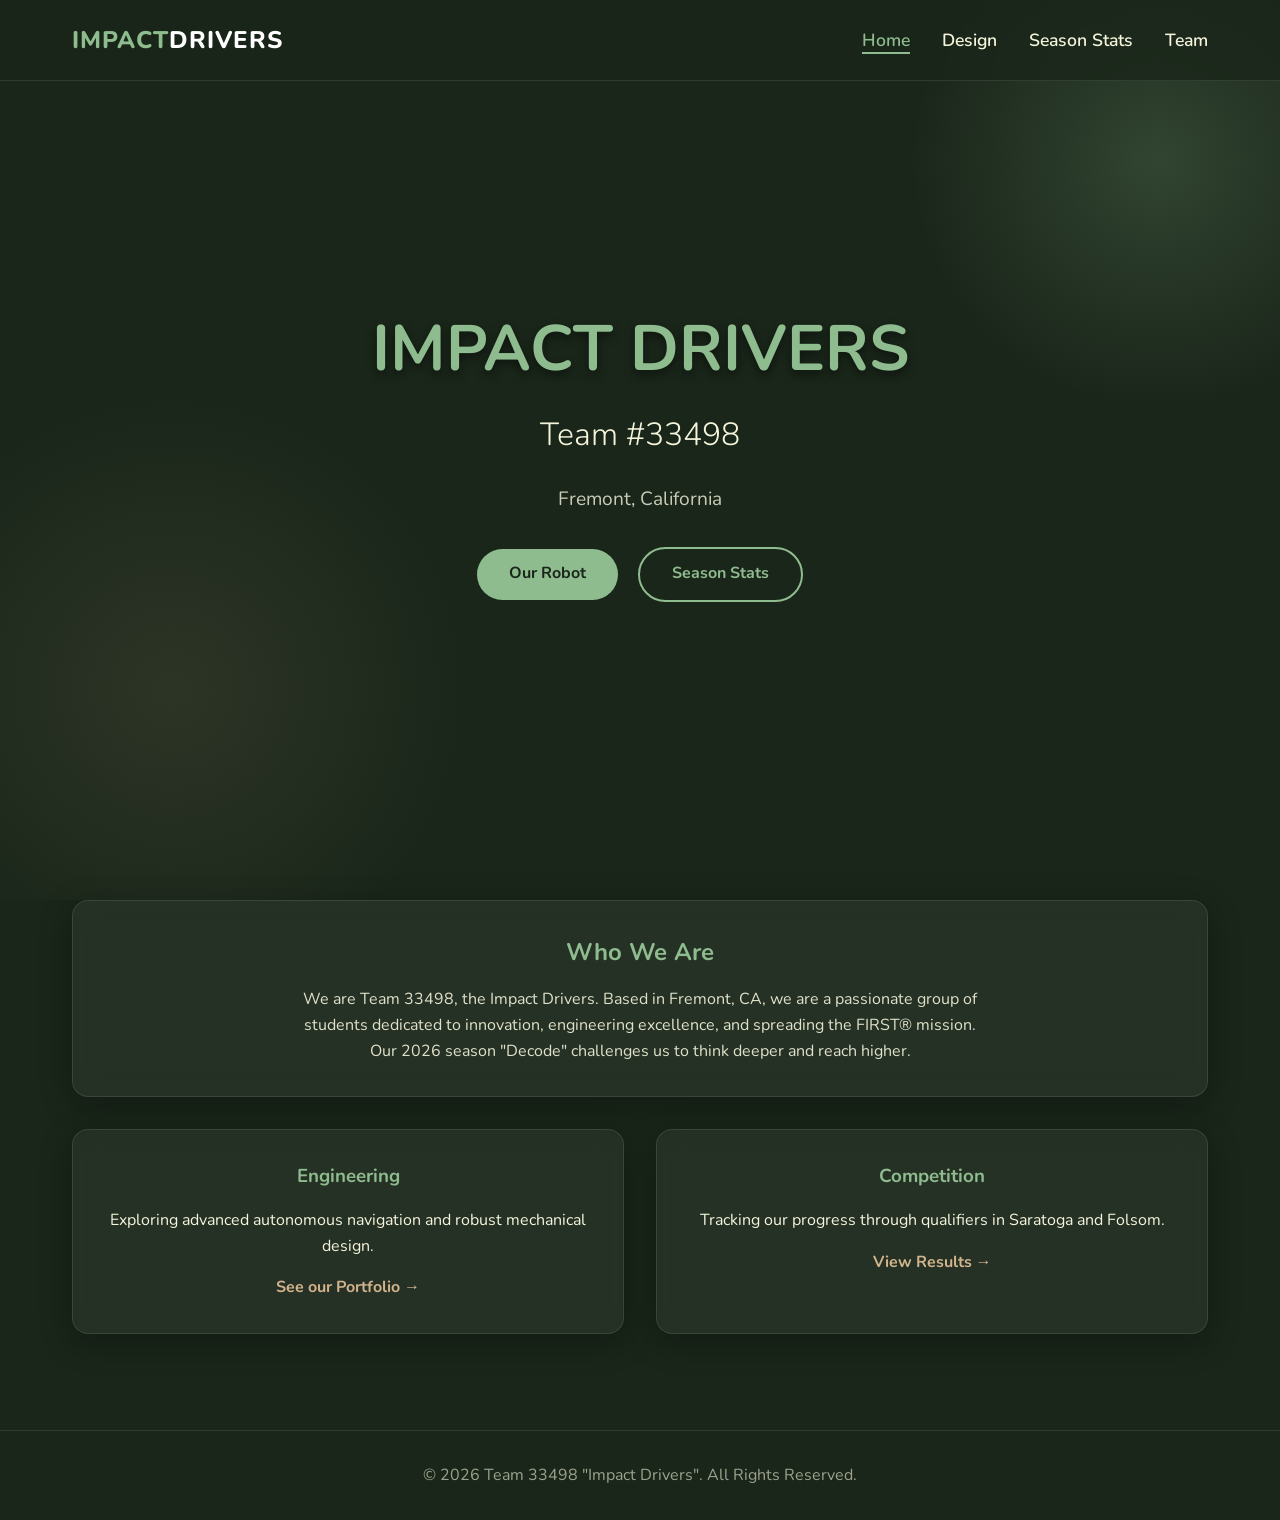
<file: index.html>
<!DOCTYPE html>
<html lang="en">

<head>
    <meta charset="UTF-8">
    <meta name="viewport" content="width=device-width, initial-scale=1.0">
    <title>Impact Drivers | Team 33498</title>
    <link href="https://fonts.googleapis.com/css2?family=Nunito:wght@400;600;700;800&display=swap" rel="stylesheet">
    <link rel="stylesheet" href="style.css">
</head>

<body>
    <nav>
        <div class="container nav-container">
            <div class="logo">IMPACT<span style="color:white">DRIVERS</span></div>
            <ul class="nav-links">
                <li><a href="index.html" class="active">Home</a></li>
                <li><a href="design.html">Design</a></li>
                <li><a href="stats.html">Season Stats</a></li>
                <li><a href="team.html">Team</a></li>
            </ul>
            <div class="burger">
                <div class="line1"></div>
                <div class="line2"></div>
                <div class="line3"></div>
            </div>
        </div>
    </nav>

    <header id="home" style="height: 100vh; display: flex; align-items: center; position: relative; overflow: hidden;">
        <!-- decorative background elements -->
        <div
            style="position: absolute; top: -10%; right: -10%; width: 500px; height: 500px; background: radial-gradient(circle, rgba(143,188,143,0.2) 0%, rgba(0,0,0,0) 70%); border-radius: 50%;">
        </div>
        <div
            style="position: absolute; bottom: -10%; left: -10%; width: 600px; height: 600px; background: radial-gradient(circle, rgba(210,180,140,0.1) 0%, rgba(0,0,0,0) 70%); border-radius: 50%;">
        </div>

        <div class="container" style="position: relative; z-index: 2; text-align: center;">
            <h1 style="font-size: 4rem; margin-bottom: 0.5rem; text-shadow: 0 4px 10px rgba(0,0,0,0.5);">IMPACT DRIVERS
            </h1>
            <h2 style="font-size: 2rem; color: var(--primary-text); font-weight: 300;">Team #33498</h2>
            <p style="font-size: 1.2rem; margin: 1.5rem 0; color: rgba(245,245,220, 0.8);">Fremont, California</p>
            <div style="margin-top: 2rem;">
                <a href="design.html" class="btn">Our Robot</a>
                <a href="stats.html" class="btn btn-secondary" style="margin-left: 1rem;">Season Stats</a>
            </div>
        </div>
    </header>

    <section id="about" class="container fade-in">
        <div class="glass-card">
            <h2 style="text-align: center;">Who We Are</h2>
            <p style="text-align: center; max-width: 700px; margin: 0 auto; color: rgba(245,245,220,0.9);">
                We are Team 33498, the Impact Drivers. Based in Fremont, CA, we are a passionate group of students
                dedicated to innovation, engineering excellence, and spreading the FIRST® mission.
                Our 2026 season "Decode" challenges us to think deeper and reach higher.
            </p>
        </div>
    </section>

    <section class="container fade-in"
        style="display: grid; grid-template-columns: repeat(auto-fit, minmax(300px, 1fr)); gap: 2rem;">
        <div class="glass-card" style="text-align: center;">
            <h3>Engineering</h3>
            <p>Exploring advanced autonomous navigation and robust mechanical design.</p>
            <a href="design.html" style="display: inline-block; margin-top: 1rem; font-weight: bold;">See our Portfolio
                &rarr;</a>
        </div>
        <div class="glass-card" style="text-align: center;">
            <h3>Competition</h3>
            <p>Tracking our progress through qualifiers in Saratoga and Folsom.</p>
            <a href="stats.html" style="display: inline-block; margin-top: 1rem; font-weight: bold;">View Results
                &rarr;</a>
        </div>
    </section>

    <footer>
        <p>&copy; 2026 Team 33498 "Impact Drivers". All Rights Reserved.</p>
    </footer>

    <script src="script.js"></script>
</body>

</html>
</file>
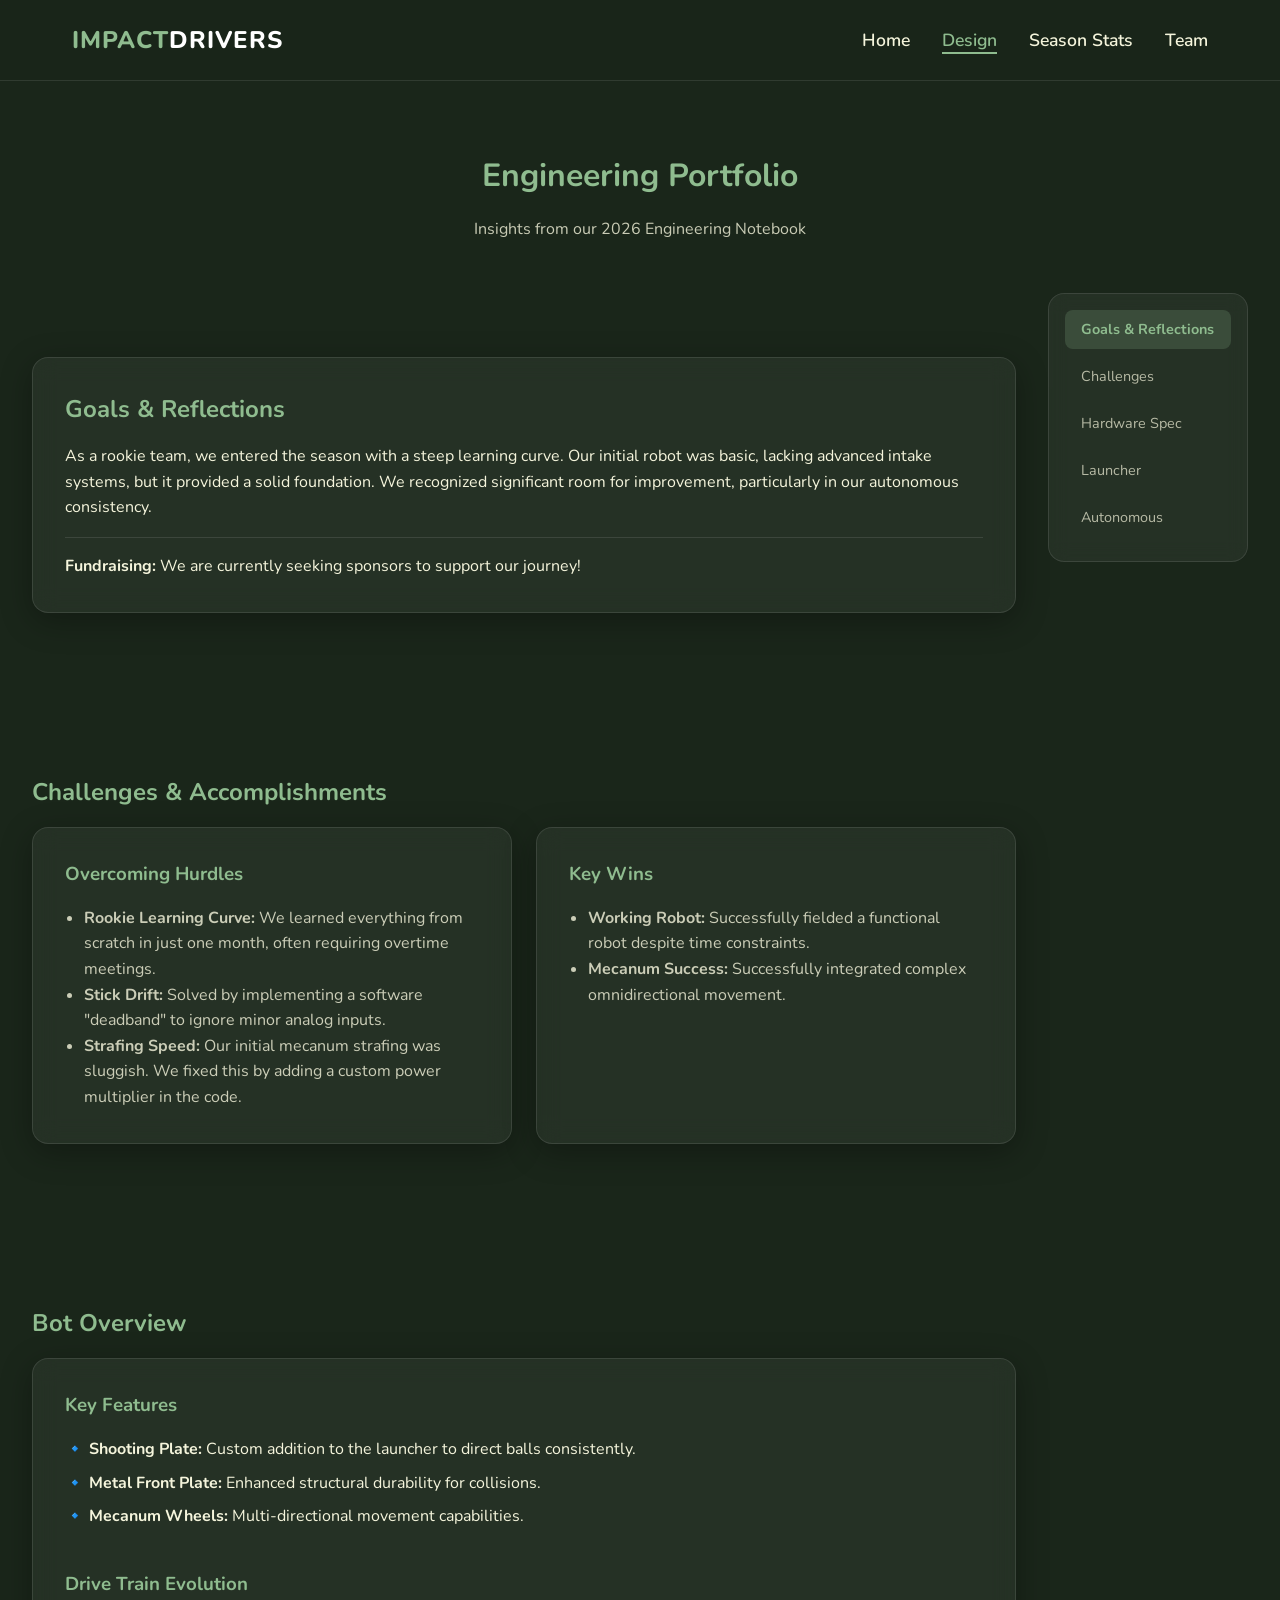
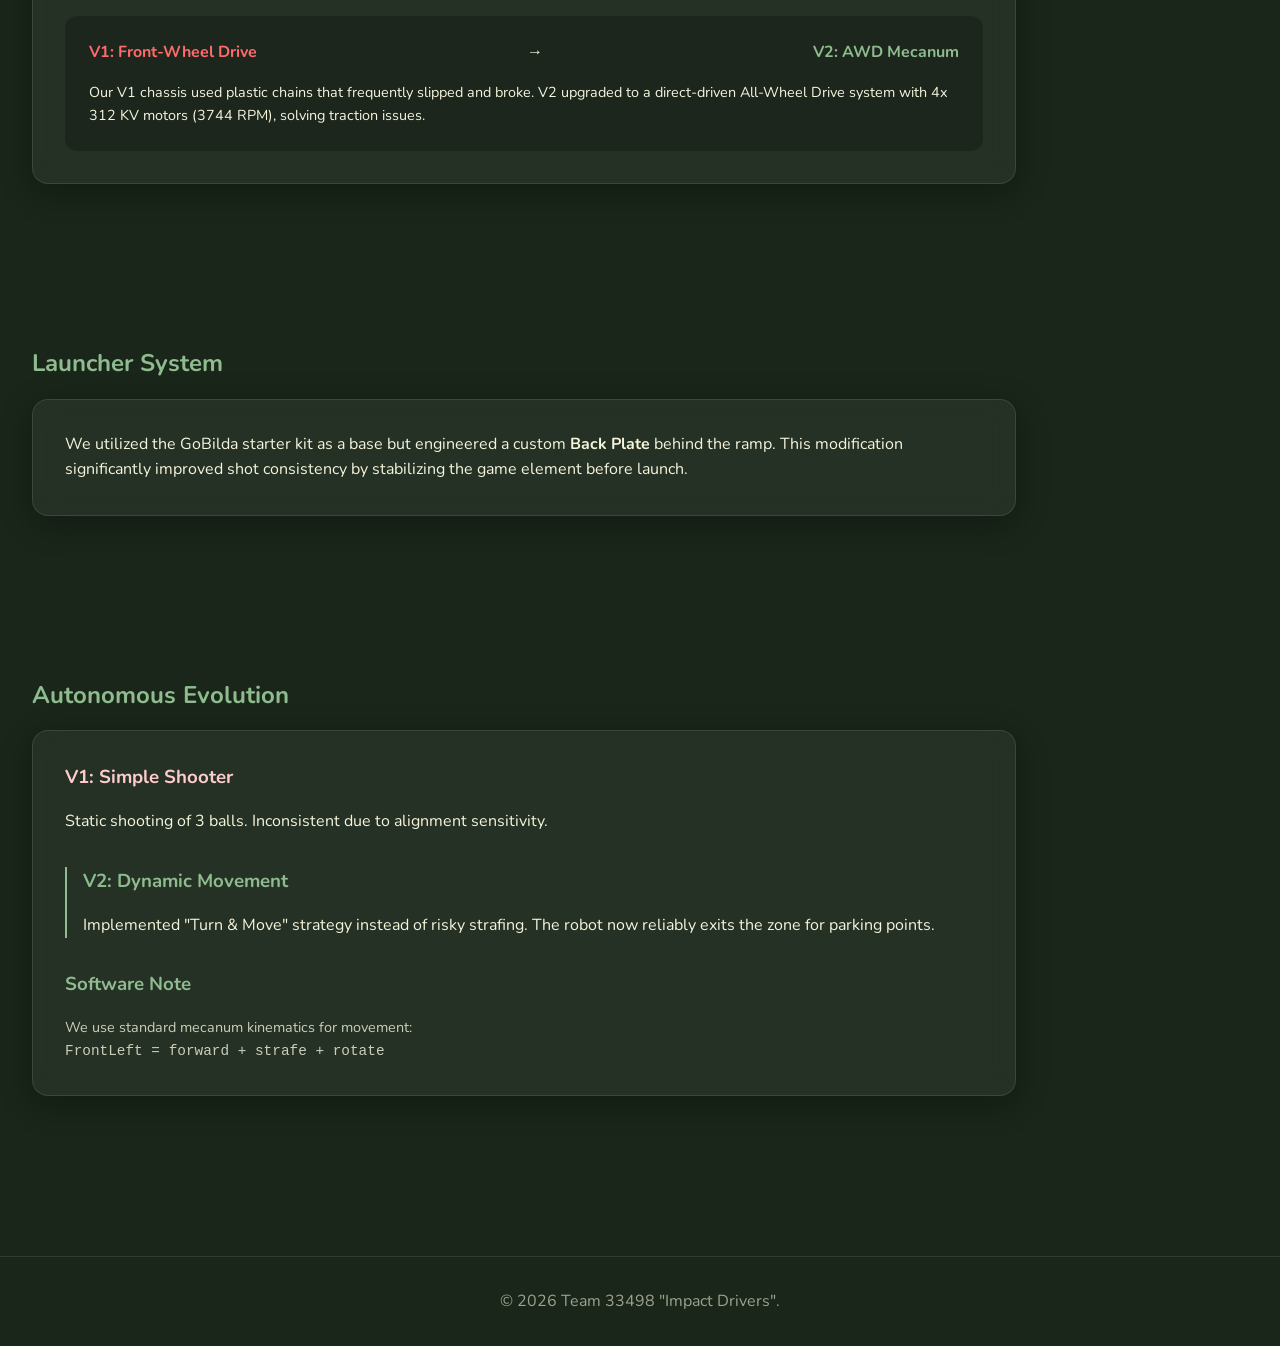
<file: design.html>
<!DOCTYPE html>
<html lang="en">

<head>
    <meta charset="UTF-8">
    <meta name="viewport" content="width=device-width, initial-scale=1.0">
    <title>Design | Team 33498</title>
    <link href="https://fonts.googleapis.com/css2?family=Nunito:wght@400;600;700;800&display=swap" rel="stylesheet">
    <link rel="stylesheet" href="style.css">
</head>

<body>
    <nav>
        <div class="nav-container">
            <div class="logo"><a href="index.html" style="text-decoration: none; color: inherit;">IMPACT<span
                        style="color:white">DRIVERS</span></a></div>
            <ul class="nav-links">
                <li><a href="index.html">Home</a></li>
                <li><a href="design.html" class="active">Design</a></li>
                <li><a href="stats.html">Season Stats</a></li>
                <li><a href="team.html">Team</a></li>
            </ul>
            <div class="burger">
                <div class="line1"></div>
                <div class="line2"></div>
                <div class="line3"></div>
            </div>
        </div>
    </nav>

    <header style="padding-top: 150px; text-align: center; padding-bottom: 50px;">
        <div class="container fade-in">
            <h1>Engineering Portfolio</h1>
            <p style="color: rgba(245,245,220,0.8);">Insights from our 2026 Engineering Notebook</p>
        </div>
    </header>

    <div class="design-layout">
        <!-- Main Content -->
        <main class="content-column">

            <section id="goals" class="fade-in">
                <div class="glass-card">
                    <h2>Goals & Reflections</h2>
                    <p>
                        As a rookie team, we entered the season with a steep learning curve. Our initial robot was
                        basic, lacking advanced intake systems, but it provided a solid foundation.
                        We recognized significant room for improvement, particularly in our autonomous consistency.
                    </p>
                    <div style="margin-top: 1rem; padding-top: 1rem; border-top: 1px solid rgba(255,255,255,0.1);">
                        <strong>Fundraising:</strong> We are currently seeking sponsors to support our journey!
                    </div>
                </div>
            </section>

            <section id="challenges" class="fade-in">
                <h2>Challenges & Accomplishments</h2>
                <div style="display: grid; grid-template-columns: repeat(auto-fit, minmax(300px, 1fr)); gap: 1.5rem;">

                    <div class="glass-card">
                        <h3>Overcoming Hurdles</h3>
                        <ul style="padding-left: 1.2rem; color: rgba(245,245,220,0.8);">
                            <li><strong>Rookie Learning Curve:</strong> We learned everything from scratch in just one
                                month, often requiring overtime meetings.</li>
                            <li><strong>Stick Drift:</strong> Solved by implementing a software "deadband" to ignore
                                minor analog inputs.</li>
                            <li><strong>Strafing Speed:</strong> Our initial mecanum strafing was sluggish. We fixed
                                this by adding a custom power multiplier in the code.</li>
                        </ul>
                    </div>

                    <div class="glass-card">
                        <h3>Key Wins</h3>
                        <ul style="padding-left: 1.2rem; color: rgba(245,245,220,0.8);">
                            <li><strong>Working Robot:</strong> Successfully fielded a functional robot despite time
                                constraints.</li>
                            <li><strong>Mecanum Success:</strong> Successfully integrated complex omnidirectional
                                movement.</li>
                        </ul>
                    </div>
                </div>
            </section>

            <section id="hardware" class="fade-in">
                <h2>Bot Overview</h2>
                <div class="glass-card">
                    <div style="display: flex; gap: 2rem; flex-wrap: wrap; margin-bottom: 2rem;">
                        <div style="flex: 1;">
                            <h3>Key Features</h3>
                            <ul style="list-style: none;">
                                <li style="margin-bottom: 0.5rem;">🔹 <strong>Shooting Plate:</strong> Custom addition
                                    to the launcher to direct balls consistently.</li>
                                <li style="margin-bottom: 0.5rem;">🔹 <strong>Metal Front Plate:</strong> Enhanced
                                    structural durability for collisions.</li>
                                <li style="margin-bottom: 0.5rem;">🔹 <strong>Mecanum Wheels:</strong> Multi-directional
                                    movement capabilities.</li>
                            </ul>
                        </div>
                    </div>

                    <h3>Drive Train Evolution</h3>
                    <div style="background: rgba(0,0,0,0.2); padding: 1.5rem; border-radius: 12px; margin-top: 1rem;">
                        <div style="display: flex; justify-content: space-between; margin-bottom: 1rem;">
                            <span style="font-weight: bold; color: #ff6b6b;">V1: Front-Wheel Drive</span>
                            <span>&rarr;</span>
                            <span style="font-weight: bold; color: var(--accent-color);">V2: AWD Mecanum</span>
                        </div>
                        <p style="font-size: 0.9rem;">
                            Our V1 chassis used plastic chains that frequently slipped and broke. V2 upgraded to a
                            direct-driven All-Wheel Drive system with 4x 312 KV motors (3744 RPM), solving traction
                            issues.
                        </p>
                    </div>
                </div>
            </section>

            <section id="launcher" class="fade-in">
                <h2>Launcher System</h2>
                <div class="glass-card">
                    <p>
                        We utilized the GoBilda starter kit as a base but engineered a custom <strong>Back
                            Plate</strong> behind the ramp. This modification significantly improved shot consistency by
                        stabilizing the game element before launch.
                    </p>
                </div>
            </section>

            <section id="autonomous" class="fade-in">
                <h2>Autonomous Evolution</h2>
                <div class="glass-card">
                    <div style="margin-bottom: 2rem;">
                        <h3 style="color: #ffcccc;">V1: Simple Shooter</h3>
                        <p>Static shooting of 3 balls. Inconsistent due to alignment sensitivity.</p>
                    </div>
                    <div style="margin-bottom: 2rem; padding-left: 1rem; border-left: 2px solid var(--accent-color);">
                        <h3>V2: Dynamic Movement</h3>
                        <p>Implemented "Turn & Move" strategy instead of risky strafing. The robot now reliably exits
                            the zone for parking points.</p>
                    </div>
                    <div>
                        <h3>Software Note</h3>
                        <p style="font-size: 0.9rem; opacity: 0.8;">
                            We use standard mecanum kinematics for movement: <br>
                            <code>FrontLeft = forward + strafe + rotate</code>
                        </p>
                    </div>
                </div>
            </section>

        </main>

        <!-- Sidebar Navigation -->
        <aside class="sidebar-nav">
            <ul class="sidebar-list">
                <li><a href="#goals">Goals & Reflections</a></li>
                <li><a href="#challenges">Challenges</a></li>
                <li><a href="#hardware">Hardware Spec</a></li>
                <li><a href="#launcher">Launcher</a></li>
                <li><a href="#autonomous">Autonomous</a></li>
            </ul>
        </aside>
    </div>

    <footer>
        <p>&copy; 2026 Team 33498 "Impact Drivers".</p>
    </footer>

    <script src="script.js"></script>
</body>

</html>
</file>
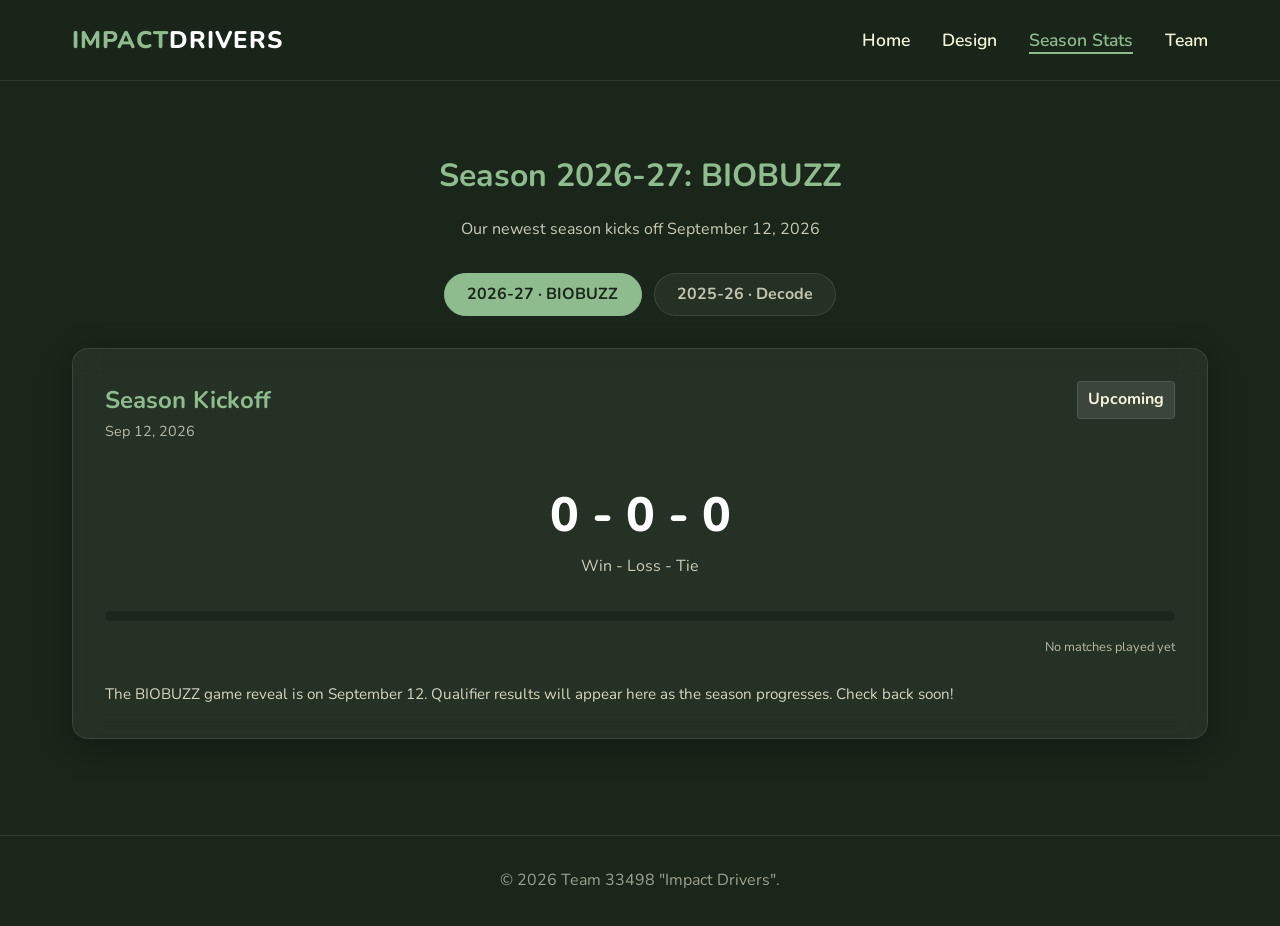
<file: stats.html>
<!DOCTYPE html>
<html lang="en">

<head>
    <meta charset="UTF-8">
    <meta name="viewport" content="width=device-width, initial-scale=1.0">
    <title>Season Stats | Team 33498</title>
    <link href="https://fonts.googleapis.com/css2?family=Nunito:wght@400;600;700;800&display=swap" rel="stylesheet">
    <link rel="stylesheet" href="style.css">
</head>

<body>
    <nav>
        <div class="nav-container">
            <div class="logo"><a href="index.html" style="text-decoration: none; color: inherit;">IMPACT<span
                        style="color:white">DRIVERS</span></a></div>
            <ul class="nav-links">
                <li><a href="index.html">Home</a></li>
                <li><a href="design.html">Design</a></li>
                <li><a href="stats.html" class="active">Season Stats</a></li>
                <li><a href="team.html">Team</a></li>
            </ul>
            <div class="burger">
                <div class="line1"></div>
                <div class="line2"></div>
                <div class="line3"></div>
            </div>
        </div>
    </nav>

    <header style="padding-top: 150px; text-align: center; padding-bottom: 30px;">
        <div class="container fade-in">
            <h1 id="season-title">Season 2026-27: BIOBUZZ</h1>
            <p id="season-subtitle" style="color: rgba(245,245,220,0.8);">Our newest season kicks off September 12, 2026</p>
        </div>
    </header>

    <!-- Season switcher: each button's data-season must match a .season-panel's data-season below -->
    <div class="container">
        <div class="season-tabs" role="tablist" aria-label="Select season">
            <button class="season-tab" role="tab" data-season="2026-27">2026-27 &middot; BIOBUZZ</button>
            <button class="season-tab" role="tab" data-season="2025-26">2025-26 &middot; Decode</button>
        </div>
    </div>

    <section class="container fade-in" style="padding-top: 2rem;">

        <!-- ================= SEASON 2026-27: BIOBUZZ ================= -->
        <div class="season-panel" role="tabpanel" data-season="2026-27" data-title="Season 2026-27: BIOBUZZ"
            data-subtitle="Our newest season kicks off September 12, 2026">

            <div style="display: grid; grid-template-columns: repeat(auto-fit, minmax(350px, 1fr)); gap: 2rem;">

                <!-- Season status card: replace with real event cards as qualifiers happen -->
                <div class="glass-card stats-card">
                    <div style="display: flex; justify-content: space-between; align-items: start; margin-bottom: 1rem;">
                        <div>
                            <h2 style="font-size: 1.5rem; margin-bottom: 0;">Season Kickoff</h2>
                            <span style="font-size: 0.9rem; opacity: 0.7;">Sep 12, 2026</span>
                        </div>
                        <div
                            style="background: rgba(255,255,255,0.1); color: var(--primary-text); padding: 5px 10px; border-radius: 4px; font-weight: bold; border: 1px solid var(--glass-border);">
                            Upcoming
                        </div>
                    </div>

                    <div style="margin: 2rem 0; text-align: center;">
                        <div style="font-size: 3rem; font-weight: 800; color: white;">0 - 0 - 0</div>
                        <p style="opacity: 0.8;">Win - Loss - Tie</p>
                    </div>

                    <div
                        style="background: rgba(0,0,0,0.2); height: 10px; width: 100%; border-radius: 5px; overflow: hidden; margin-bottom: 1rem;">
                        <div style="width: 0%; background: var(--accent-color); height: 100%;"></div>
                    </div>
                    <p style="font-size: 0.8rem; text-align: right; opacity: 0.7;">No matches played yet</p>

                    <p style="margin-top: 1.5rem; color: rgba(245,245,220,0.85); font-size: 0.95rem;">
                        The BIOBUZZ game reveal is on September 12. Qualifier results will appear here as the
                        season progresses. Check back soon!
                    </p>
                </div>

                <!--
                TEMPLATE: copy this block for each new event. Make data-target and the details id unique.

                <div class="glass-card stats-card">
                    <div style="display: flex; justify-content: space-between; align-items: start; margin-bottom: 1rem;">
                        <div>
                            <h2 style="font-size: 1.5rem; margin-bottom: 0;">EVENT NAME</h2>
                            <span style="font-size: 0.9rem; opacity: 0.7;">DATE</span>
                        </div>
                        <div style="background: var(--accent-color); color: var(--bg-color); padding: 5px 10px; border-radius: 4px; font-weight: bold;">
                            Rank ??
                        </div>
                    </div>
                    <div style="margin: 2rem 0; text-align: center;">
                        <div style="font-size: 3rem; font-weight: 800; color: white;">W - L - T</div>
                        <p style="opacity: 0.8;">Win - Loss - Tie</p>
                    </div>
                    <div style="background: rgba(0,0,0,0.2); height: 10px; width: 100%; border-radius: 5px; overflow: hidden; margin-bottom: 1rem;">
                        <div style="width: 50%; background: var(--accent-color); height: 100%;"></div>
                    </div>
                    <p style="font-size: 0.8rem; text-align: right; opacity: 0.7;">50% Win Rate</p>
                    <button class="stats-expand-btn" data-target="event-2027-details">View Details</button>
                    <div id="event-2027-details" class="stats-details">
                        <div class="stats-grid">
                            <div class="stat-item"><span class="stat-label">Ranking Score (RS)</span><span class="stat-value">--</span></div>
                            <div class="stat-item"><span class="stat-label">Sort Order 1</span><span class="stat-value">--</span></div>
                            <div class="stat-item"><span class="stat-label">Match Pts (TBP1)</span><span class="stat-value">--</span></div>
                            <div class="stat-item"><span class="stat-label">Base Pts (TBP2)</span><span class="stat-value">--</span></div>
                            <div class="stat-item"><span class="stat-label">Auto Pts (TBP3)</span><span class="stat-value">--</span></div>
                            <div class="stat-item"><span class="stat-label">High Score</span><span class="stat-value">--</span></div>
                            <div class="stat-item" style="grid-column: span 2;"><span class="stat-label">Games Played</span><span class="stat-value">--</span></div>
                        </div>
                    </div>
                </div>
                -->

            </div>
        </div>

        <!-- ================= SEASON 2025-26: DECODE ================= -->
        <div class="season-panel" role="tabpanel" data-season="2025-26" data-title="Season 2025-26: Decode"
            data-subtitle="Tracking our progress through the NorCal Qualifiers" hidden>

            <div style="display: grid; grid-template-columns: repeat(auto-fit, minmax(350px, 1fr)); gap: 2rem;">

                <!-- Saratoga QT -->
                <div class="glass-card stats-card">
                    <div style="display: flex; justify-content: space-between; align-items: start; margin-bottom: 1rem;">
                        <div>
                            <h2 style="font-size: 1.5rem; margin-bottom: 0;">Saratoga QT</h2>
                            <span style="font-size: 0.9rem; opacity: 0.7;">Jan 11, 2026</span>
                        </div>
                        <div
                            style="background: var(--accent-color); color: var(--bg-color); padding: 5px 10px; border-radius: 4px; font-weight: bold;">
                            Rank 12
                        </div>
                    </div>

                    <div style="margin: 2rem 0; text-align: center;">
                        <div style="font-size: 3rem; font-weight: 800; color: white;">4 - 1 - 0</div>
                        <p style="opacity: 0.8;">Win - Loss - Tie</p>
                    </div>

                    <div
                        style="background: rgba(0,0,0,0.2); height: 10px; width: 100%; border-radius: 5px; overflow: hidden; margin-bottom: 1rem;">
                        <div style="width: 80%; background: var(--accent-color); height: 100%;"></div>
                    </div>
                    <p style="font-size: 0.8rem; text-align: right; opacity: 0.7;">80% Win Rate</p>

                    <button class="stats-expand-btn" data-target="saratoga-details">View Details</button>

                    <div id="saratoga-details" class="stats-details">
                        <div class="stats-grid">
                            <div class="stat-item">
                                <span class="stat-label">Ranking Score (RS)</span>
                                <span class="stat-value">2.40</span>
                            </div>
                            <div class="stat-item">
                                <span class="stat-label">Sort Order 1</span>
                                <span class="stat-value">--</span>
                            </div>
                            <div class="stat-item">
                                <span class="stat-label">Match Pts (TBP1)</span>
                                <span class="stat-value">80.60</span>
                            </div>
                            <div class="stat-item">
                                <span class="stat-label">Base Pts (TBP2)</span>
                                <span class="stat-value">11.00</span>
                            </div>
                            <div class="stat-item">
                                <span class="stat-label">Auto Pts (TBP3)</span>
                                <span class="stat-value">8.80</span>
                            </div>
                            <div class="stat-item">
                                <span class="stat-label">High Score</span>
                                <span class="stat-value">96</span>
                            </div>
                            <div class="stat-item" style="grid-column: span 2;">
                                <span class="stat-label">Games Played</span>
                                <span class="stat-value">5</span>
                            </div>
                        </div>
                    </div>
                </div>

                <!-- Folsom QT -->
                <div class="glass-card stats-card">
                    <div style="display: flex; justify-content: space-between; align-items: start; margin-bottom: 1rem;">
                        <div>
                            <h2 style="font-size: 1.5rem; margin-bottom: 0;">Folsom QT #1</h2>
                            <span style="font-size: 0.9rem; opacity: 0.7;">Jan 24, 2026</span>
                        </div>
                        <div
                            style="background: rgba(255,255,255,0.1); color: var(--primary-text); padding: 5px 10px; border-radius: 4px; font-weight: bold; border: 1px solid var(--glass-border);">
                            Rank 23
                        </div>
                    </div>

                    <div style="margin: 2rem 0; text-align: center;">
                        <div style="font-size: 3rem; font-weight: 800; color: white;">2 - 3 - 0</div>
                        <p style="opacity: 0.8;">Win - Loss - Tie</p>
                    </div>

                    <div
                        style="background: rgba(0,0,0,0.2); height: 10px; width: 100%; border-radius: 5px; overflow: hidden; margin-bottom: 1rem;">
                        <div style="width: 40%; background: #d2b48c; height: 100%;"></div>
                    </div>
                    <p style="font-size: 0.8rem; text-align: right; opacity: 0.7;">40% Win Rate</p>

                    <button class="stats-expand-btn" data-target="folsom-details">View Details</button>

                    <div id="folsom-details" class="stats-details">
                        <div class="stats-grid">
                            <div class="stat-item">
                                <span class="stat-label">Ranking Score (RS)</span>
                                <span class="stat-value">1.60</span>
                            </div>
                            <div class="stat-item">
                                <span class="stat-label">Sort Order 1</span>
                                <span class="stat-value">--</span>
                            </div>
                            <div class="stat-item">
                                <span class="stat-label">Match Pts (TBP1)</span>
                                <span class="stat-value">102.20</span>
                            </div>
                            <div class="stat-item">
                                <span class="stat-label">Base Pts (TBP2)</span>
                                <span class="stat-value">8.00</span>
                            </div>
                            <div class="stat-item">
                                <span class="stat-label">Auto Pts (TBP3)</span>
                                <span class="stat-value">29.80</span>
                            </div>
                            <div class="stat-item">
                                <span class="stat-label">High Score</span>
                                <span class="stat-value">184</span>
                            </div>
                            <div class="stat-item" style="grid-column: span 2;">
                                <span class="stat-label">Games Played</span>
                                <span class="stat-value">5</span>
                            </div>
                        </div>
                    </div>
                </div>

            </div>
        </div>

    </section>

    <footer>
        <p>&copy; 2026 Team 33498 "Impact Drivers".</p>
    </footer>

    <script src="script.js"></script>
</body>

</html>
</file>
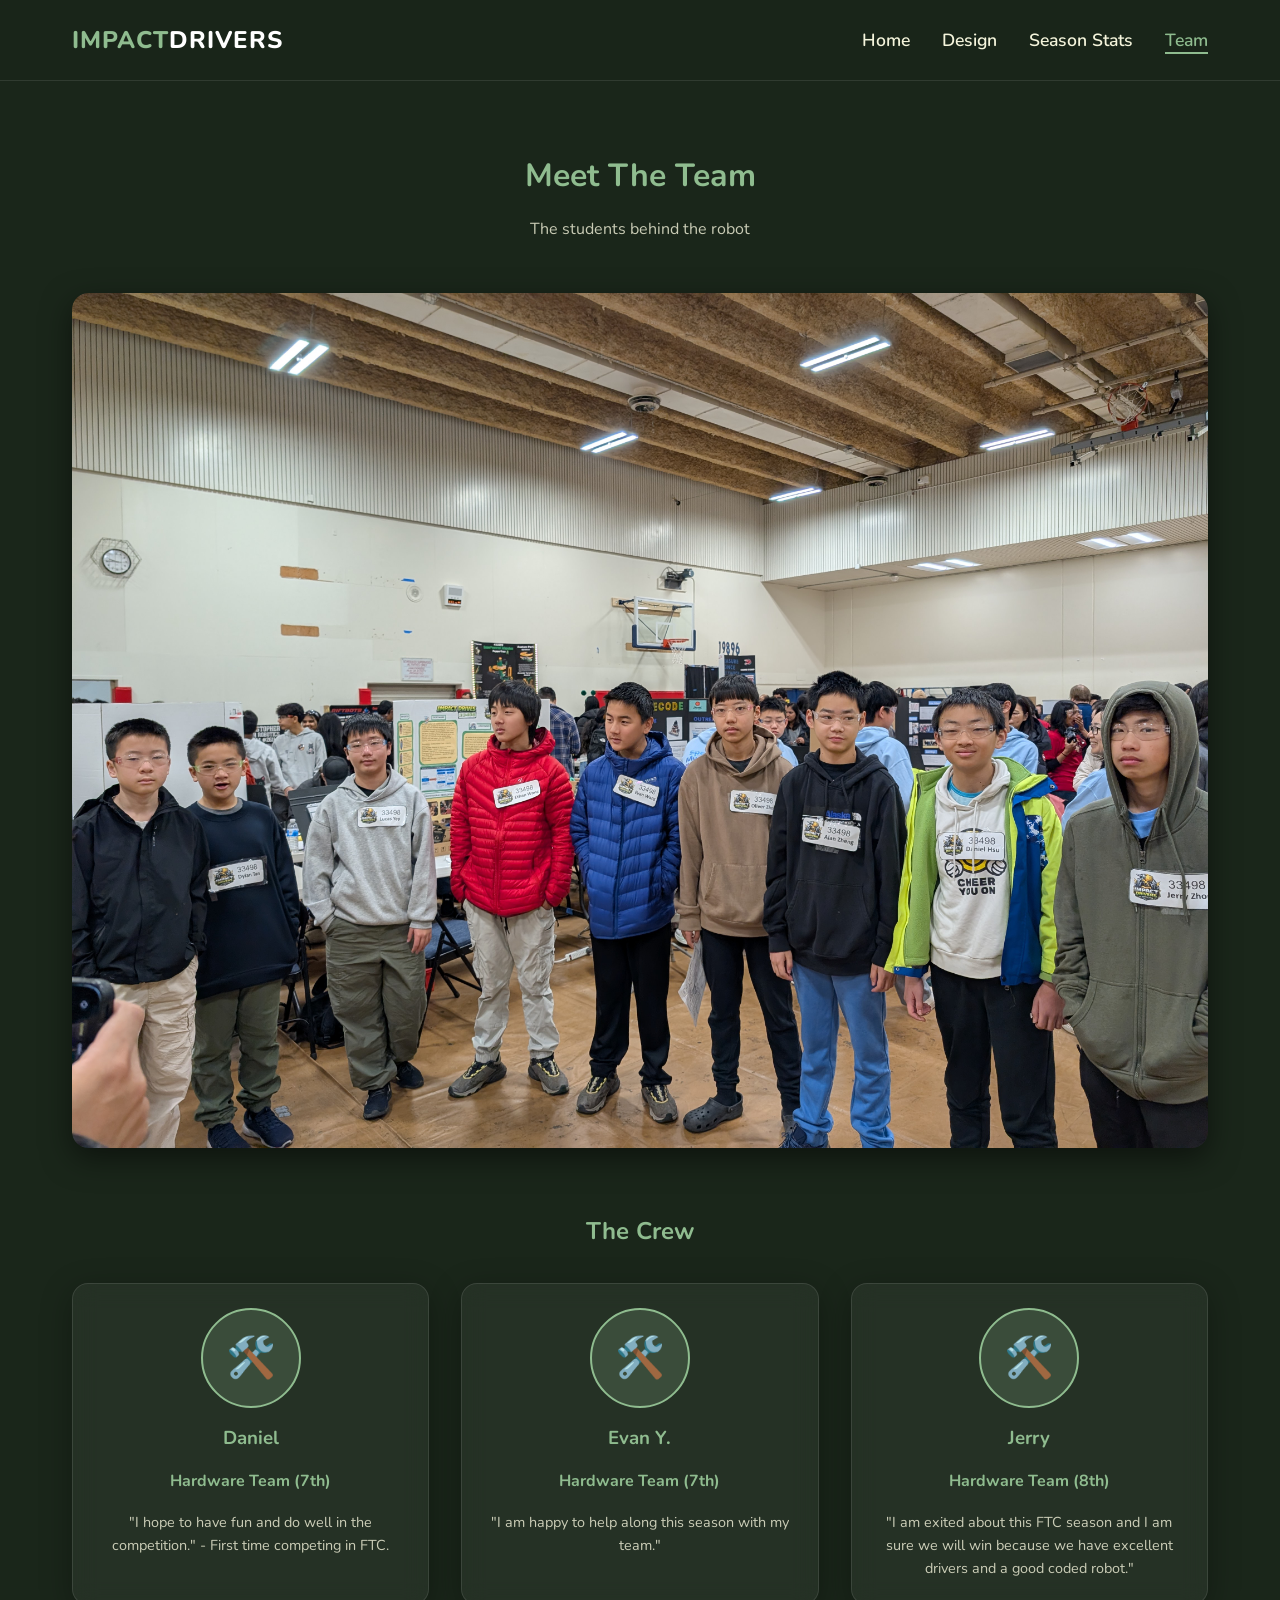
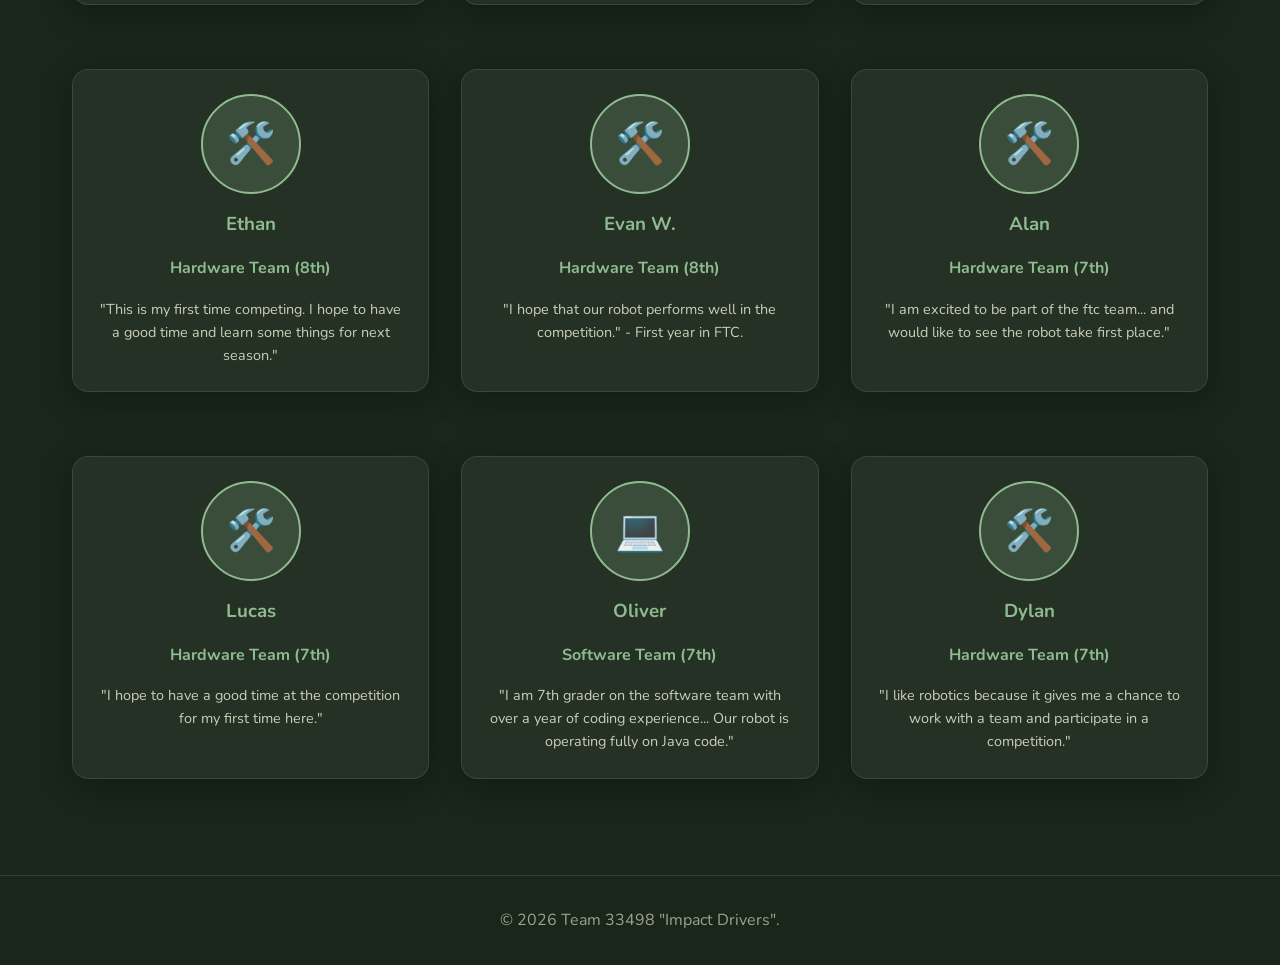
<file: team.html>
<!DOCTYPE html>
<html lang="en">

<head>
    <meta charset="UTF-8">
    <meta name="viewport" content="width=device-width, initial-scale=1.0">
    <title>Team | Team 33498</title>
    <link href="https://fonts.googleapis.com/css2?family=Nunito:wght@400;600;700;800&display=swap" rel="stylesheet">
    <link rel="stylesheet" href="style.css">
</head>

<body>
    <nav>
        <div class="nav-container">
            <div class="logo"><a href="index.html" style="text-decoration: none; color: inherit;">IMPACT<span
                        style="color:white">DRIVERS</span></a></div>
            <ul class="nav-links">
                <li><a href="index.html">Home</a></li>
                <li><a href="design.html">Design</a></li>
                <li><a href="stats.html">Season Stats</a></li>
                <li><a href="team.html" class="active">Team</a></li>
            </ul>
            <div class="burger">
                <div class="line1"></div>
                <div class="line2"></div>
                <div class="line3"></div>
            </div>
        </div>
    </nav>

    <header style="padding-top: 150px; text-align: center; padding-bottom: 50px;">
        <div class="container fade-in">
            <h1>Meet The Team</h1>
            <p style="color: rgba(245,245,220,0.8);">The students behind the robot</p>
        </div>
    </header>

    <section class="container fade-in">
        <!-- Hero Team Photo -->
        <div class="team-hero">
            <img src="images/team.jpg" alt="Team 33498 Group Photo">
        </div>

        <!-- Roster Grid -->
        <h2 style="text-align: center; margin-bottom: 2rem; margin-top: 4rem;">The Crew</h2>
        <div style="display: grid; grid-template-columns: repeat(auto-fit, minmax(300px, 1fr)); gap: 2rem;">

            <!-- Daniel -->
            <div class="glass-card member-card">
                <div class="member-avatar">🛠️</div>
                <h3>Daniel</h3>
                <p style="color: var(--accent-color); font-weight: bold; margin-bottom: 1rem;">Hardware Team (7th)</p>
                <p style="font-size: 0.9rem; opacity: 0.8;">"I hope to have fun and do well in the competition." - First
                    time competing in FTC.</p>
            </div>

            <!-- Evan Y. -->
            <div class="glass-card member-card">
                <div class="member-avatar">🛠️</div>
                <h3>Evan Y.</h3>
                <p style="color: var(--accent-color); font-weight: bold; margin-bottom: 1rem;">Hardware Team (7th)</p>
                <p style="font-size: 0.9rem; opacity: 0.8;">"I am happy to help along this season with my team."</p>
            </div>

            <!-- Jerry -->
            <div class="glass-card member-card">
                <div class="member-avatar">🛠️</div>
                <h3>Jerry</h3>
                <p style="color: var(--accent-color); font-weight: bold; margin-bottom: 1rem;">Hardware Team (8th)</p>
                <p style="font-size: 0.9rem; opacity: 0.8;">"I am exited about this FTC season and I am sure we will win
                    because we have excellent drivers and a good coded robot."</p>
            </div>

            <!-- Ethan -->
            <div class="glass-card member-card">
                <div class="member-avatar">🛠️</div>
                <h3>Ethan</h3>
                <p style="color: var(--accent-color); font-weight: bold; margin-bottom: 1rem;">Hardware Team (8th)</p>
                <p style="font-size: 0.9rem; opacity: 0.8;">"This is my first time competing. I hope to have a good time
                    and learn some things for next season."</p>
            </div>

            <!-- Evan W. -->
            <div class="glass-card member-card">
                <div class="member-avatar">🛠️</div>
                <h3>Evan W.</h3>
                <p style="color: var(--accent-color); font-weight: bold; margin-bottom: 1rem;">Hardware Team (8th)</p>
                <p style="font-size: 0.9rem; opacity: 0.8;">"I hope that our robot performs well in the competition." -
                    First year in FTC.</p>
            </div>

            <!-- Alan -->
            <div class="glass-card member-card">
                <div class="member-avatar">🛠️</div>
                <h3>Alan</h3>
                <p style="color: var(--accent-color); font-weight: bold; margin-bottom: 1rem;">Hardware Team (7th)</p>
                <p style="font-size: 0.9rem; opacity: 0.8;">"I am excited to be part of the ftc team... and would like
                    to see the robot take first place."</p>
            </div>

            <!-- Lucas -->
            <div class="glass-card member-card">
                <div class="member-avatar">🛠️</div>
                <h3>Lucas</h3>
                <p style="color: var(--accent-color); font-weight: bold; margin-bottom: 1rem;">Hardware Team (7th)</p>
                <p style="font-size: 0.9rem; opacity: 0.8;">"I hope to have a good time at the competition for my first
                    time here."</p>
            </div>

            <!-- Oliver -->
            <div class="glass-card member-card">
                <div class="member-avatar">💻</div>
                <h3>Oliver</h3>
                <p style="color: var(--accent-color); font-weight: bold; margin-bottom: 1rem;">Software Team (7th)</p>
                <p style="font-size: 0.9rem; opacity: 0.8;">"I am 7th grader on the software team with over a year of
                    coding experience... Our robot is operating fully on Java code."</p>
            </div>

            <!-- Dylan -->
            <div class="glass-card member-card">
                <div class="member-avatar">🛠️</div>
                <h3>Dylan</h3>
                <p style="color: var(--accent-color); font-weight: bold; margin-bottom: 1rem;">Hardware Team (7th)</p>
                <p style="font-size: 0.9rem; opacity: 0.8;">"I like robotics because it gives me a chance to work with a
                    team and participate in a competition."</p>
            </div>

    </section>

    <footer>
        <p>&copy; 2026 Team 33498 "Impact Drivers".</p>
    </footer>

    <script src="script.js"></script>
</body>

</html>
</file>
<file: style.css>
:root {
    --bg-color: #1a261a;
    /* Dark Forest Green */
    --card-bg: rgba(255, 255, 255, 0.05);
    --glass-border: rgba(255, 255, 255, 0.1);
    --primary-text: #f5f5dc;
    /* Warm Beige */
    --accent-color: #8fbc8f;
    /* Sage Green */
    --highlight-color: #d2b48c;
    /* Tan/Earth */
    --nav-bg: rgba(26, 38, 26, 0.8);
    --font-main: 'Nunito', sans-serif;
}

* {
    margin: 0;
    padding: 0;
    box-sizing: border-box;
}

html {
    scroll-behavior: smooth;
    scroll-padding-top: 100px;
    /* Offset for fixed header */
}

body {
    background-color: var(--bg-color);
    color: var(--primary-text);
    font-family: var(--font-main);
    line-height: 1.6;
    overflow-x: hidden;
}

/* Typography */
h1,
h2,
h3 {
    font-weight: 700;
    margin-bottom: 1rem;
    color: var(--accent-color);
}

a {
    color: var(--highlight-color);
    text-decoration: none;
    transition: color 0.3s ease;
}

a:hover {
    color: var(--accent-color);
}

/* Layout Utilities */
.container {
    max-width: 1200px;
    margin: 0 auto;
    padding: 0 2rem;
}

/* Design Page Layout Grid */
.design-layout {
    display: flex;
    gap: 2rem;
    max-width: 1400px;
    margin: 0 auto;
    padding: 0 2rem;
    position: relative;
}

.content-column {
    flex: 1;
    min-width: 0;
    /* Prevents flex item from overflowing */
}

section {
    padding: 4rem 0;
}

/* Navigation */
nav {
    position: fixed;
    top: 0;
    width: 100%;
    background: var(--nav-bg);
    backdrop-filter: blur(10px);
    z-index: 1000;
    border-bottom: 1px solid var(--glass-border);
}

.nav-container {
    display: flex;
    justify-content: space-between;
    align-items: center;
    height: 80px;
    max-width: 1200px;
    margin: 0 auto;
    padding: 0 2rem;
}

.logo {
    font-size: 1.5rem;
    font-weight: 800;
    color: var(--accent-color);
    letter-spacing: 1px;
}

.nav-links {
    display: flex;
    gap: 2rem;
    list-style: none;
}

.nav-links a {
    color: var(--primary-text);
    font-weight: 600;
    font-size: 1.1rem;
}

.nav-links a.active {
    color: var(--accent-color);
    border-bottom: 2px solid var(--accent-color);
}

/* Sidebar Navigation */
.sidebar-nav {
    position: sticky;
    top: 100px;
    height: fit-content;
    width: 200px;
    flex-shrink: 0;
    /* Prevent shrinking */
    display: none;
    /* Hidden on mobile by default */
}

@media (min-width: 1024px) {
    .sidebar-nav {
        display: block;
    }
}

.sidebar-list {
    list-style: none;
    background: var(--card-bg);
    backdrop-filter: blur(10px);
    border: 1px solid var(--glass-border);
    border-radius: 16px;
    padding: 1rem;
}

.sidebar-list li {
    margin-bottom: 0.5rem;
}

.sidebar-list a {
    display: block;
    padding: 0.5rem 1rem;
    border-radius: 8px;
    color: rgba(245, 245, 220, 0.7);
    font-size: 0.9rem;
    transition: all 0.3s ease;
}

.sidebar-list a:hover,
.sidebar-list a.active-section {
    background: rgba(143, 188, 143, 0.2);
    color: var(--accent-color);
    font-weight: bold;
}

/* Component: Glass Card */
.glass-card {
    background: var(--card-bg);
    backdrop-filter: blur(12px);
    -webkit-backdrop-filter: blur(12px);
    border: 1px solid var(--glass-border);
    border-radius: 16px;
    padding: 2rem;
    box-shadow: 0 8px 32px 0 rgba(0, 0, 0, 0.3);
    transition: transform 0.3s ease, box-shadow 0.3s ease;
    margin-bottom: 2rem;
}

.glass-card:hover {
    transform: translateY(-5px);
    box-shadow: 0 12px 40px 0 rgba(0, 0, 0, 0.4);
    border-color: var(--accent-color);
}

/* Stats Expansion Styles */
.stats-card {
    cursor: pointer;
}

.stats-card:hover {
    border-color: var(--highlight-color);
}

.stats-expand-btn {
    width: 100%;
    margin-top: 1rem;
    padding: 0.5rem;
    text-align: center;
    background: rgba(255, 255, 255, 0.05);
    border: none;
    border-radius: 8px;
    color: var(--accent-color);
    font-weight: bold;
    cursor: pointer;
    transition: background 0.3s;
}

.stats-expand-btn:hover {
    background: rgba(255, 255, 255, 0.1);
}

.stats-details {
    max-height: 0;
    overflow: hidden;
    transition: max-height 0.5s ease-out;
    margin-top: 0;
    opacity: 0;
}

.stats-details.open {
    max-height: 500px;
    /* Arbitrary large height */
    margin-top: 2rem;
    opacity: 1;
    transition: max-height 0.5s ease-in, opacity 0.3s ease-in 0.1s;
}

.stats-grid {
    display: grid;
    grid-template-columns: repeat(2, 1fr);
    gap: 1rem;
    font-size: 0.9rem;
}

.stat-item {
    background: rgba(0, 0, 0, 0.2);
    padding: 0.8rem;
    border-radius: 8px;
    text-align: center;
}

.stat-label {
    display: block;
    color: rgba(245, 245, 220, 0.6);
    font-size: 0.8rem;
    margin-bottom: 0.2rem;
}

.stat-value {
    font-weight: bold;
    color: var(--primary-text);
}

/* Team Page Styles */
.team-hero {
    width: 100%;
    margin-bottom: 2rem;
    border-radius: 16px;
    overflow: hidden;
    box-shadow: 0 10px 30px rgba(0, 0, 0, 0.5);
    position: relative;
}

.team-hero img {
    width: 100%;
    height: auto;
    display: block;
    /* Removed max-height and object-fit: cover to prevent cropping */
    border-radius: 16px;
    /* Matched to container */
}

.member-card {
    text-align: center;
    padding: 1.5rem;
}

.member-avatar {
    width: 100px;
    height: 100px;
    background: rgba(143, 188, 143, 0.2);
    border-radius: 50%;
    margin: 0 auto 1rem;
    display: flex;
    align-items: center;
    justify-content: center;
    font-size: 2.5rem;
    border: 2px solid var(--accent-color);
}

/* Buttons */
.btn {
    display: inline-block;
    padding: 0.8rem 2rem;
    background: var(--accent-color);
    color: var(--bg-color);
    border-radius: 50px;
    font-weight: 700;
    transition: all 0.3s ease;
    border: none;
    cursor: pointer;
}

.btn:hover {
    background: var(--highlight-color);
    /* transform: scale(1.05); Removed to stop movement */
}

.btn-secondary {
    background: transparent;
    border: 2px solid var(--accent-color);
    color: var(--accent-color);
}

.btn-secondary:hover {
    background: var(--accent-color);
    color: var(--bg-color);
}

/* Footer */
footer {
    text-align: center;
    padding: 2rem 0;
    margin-top: 4rem;
    border-top: 1px solid var(--glass-border);
    color: rgba(245, 245, 220, 0.6);
}

/* Animations */
.fade-in {
    opacity: 0;
    transform: translateY(20px);
    transition: opacity 0.6s ease-out, transform 0.6s ease-out;
}

.fade-in.visible {
    opacity: 1;
    transform: translateY(0);
}

/* Mobile Nav */
.burger {
    display: none;
    cursor: pointer;
}

.burger div {
    width: 25px;
    height: 3px;
    background-color: var(--primary-text);
    margin: 5px;
    transition: all 0.3s ease;
}

@media screen and (max-width: 768px) {
    .nav-links {
        position: absolute;
        right: 0px;
        height: 92vh;
        top: 80px;
        background-color: var(--bg-color);
        display: flex;
        flex-direction: column;
        align-items: center;
        width: 50%;
        transform: translateX(100%);
        transition: transform 0.5s ease-in;
        padding-top: 5rem;
    }

    .nav-links li {
        opacity: 0;
    }

    .burger {
        display: block;
    }
}

.nav-active {
    transform: translateX(0%);
}

@keyframes navLinkFade {
    from {
        opacity: 0;
        transform: translateX(50px);
    }

    to {
        opacity: 1;
        transform: translateX(0px);
    }
}
/* Season Switcher */
.season-tabs {
    display: flex;
    justify-content: center;
    flex-wrap: wrap;
    gap: 0.75rem;
}

.season-tab {
    padding: 0.6rem 1.4rem;
    background: var(--card-bg);
    border: 1px solid var(--glass-border);
    border-radius: 50px;
    color: rgba(245, 245, 220, 0.75);
    font-family: var(--font-main);
    font-size: 1rem;
    font-weight: 700;
    cursor: pointer;
    transition: background 0.3s ease, color 0.3s ease, border-color 0.3s ease;
}

.season-tab:hover {
    background: rgba(255, 255, 255, 0.1);
    color: var(--primary-text);
}

.season-tab.active {
    background: var(--accent-color);
    border-color: var(--accent-color);
    color: var(--bg-color);
}

.season-panel[hidden] {
    display: none;
}
</file>
